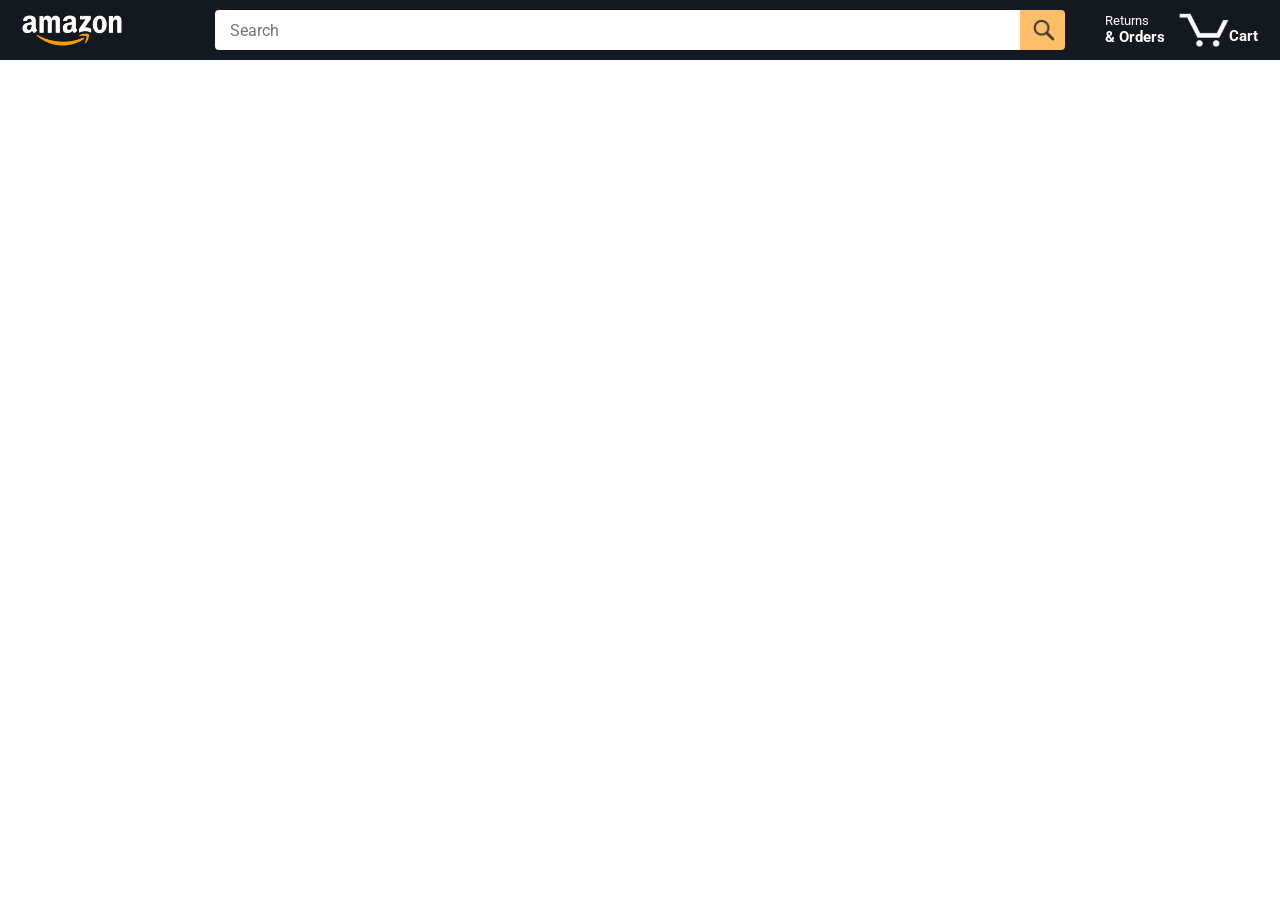
<file: index.html>
<!DOCTYPE html>
<html>
  <head>
    <title>Amazon Project</title>

    <!-- This code is needed for responsive design to work.
      (Responsive design = make the website look good on
      smaller screen sizes like a phone or a tablet). -->
    <meta name="viewport" content="width=device-width, initial-scale=1">

    <!-- Load a font called Roboto from Google Fonts. -->
    <link rel="preconnect" href="https://fonts.googleapis.com">
    <link rel="preconnect" href="https://fonts.gstatic.com" crossorigin>
    <link href="https://fonts.googleapis.com/css2?family=Roboto:wght@400;500;700&display=swap" rel="stylesheet">

    <!-- Here are the CSS files for this page. -->
    <link rel="stylesheet" href="styles/shared/general.css">
    <link rel="stylesheet" href="styles/shared/amazon-header.css">
    <link rel="stylesheet" href="styles/pages/amazon.css">
  </head>
  <body>
    <div class="amazon-header">
      <div class="amazon-header-left-section">
        <a href="index.html" class="header-link">
          <img class="amazon-logo"
            src="images/amazon-logo-white.png">
          <img class="amazon-mobile-logo"
            src="images/amazon-mobile-logo-white.png">
        </a>
      </div>

      <div class="amazon-header-middle-section">
        <input class="search-bar" type="text" placeholder="Search">

        <button class="search-button">
          <img class="search-icon" src="images/icons/search-icon.png">
        </button>
      </div>

      <div class="amazon-header-right-section">
        <a class="orders-link header-link" href="orders.html">
          <span class="returns-text">Returns</span>
          <span class="orders-text">& Orders</span>
        </a>

        <a class="cart-link header-link" href="checkout.html">
          <img class="cart-icon" src="images/icons/cart-icon.png">
          <div class="cart-quantity js-quantity"></div>
          <div  class="cart-text">Cart</div>
        </a>
      </div>
    </div>
    
    <div class="main">
      <div class="products-grid js-products-grid">
    <!--   <div class="product-container">
          <div class="product-image-container">
            <img class="product-image"
              src="images/products/athletic-cotton-socks-6-pairs.jpg">
          </div>

          <div class="product-name limit-text-to-2-lines">
            Black and Gray Athletic Cotton Socks - 6 Pairs
          </div>

          <div class="product-rating-container">
            <img class="product-rating-stars"
              src="images/ratings/rating-45.png">
            <div class="product-rating-count link-primary">
              87
            </div>
          </div>

          <div class="product-price">
            $10.90
          </div>

          <div class="product-quantity-container">
            <select >
              <option selected value="1">1</option>
              <option value="2">2</option>
              <option value="3">3</option>
              <option value="4">4</option>
              <option value="5">5</option>
              <option value="6">6</option>
              <option value="7">7</option>
              <option value="8">8</option>
              <option value="9">9</option>
              <option value="10">10</option>
            </select>
          </div>

          <div class="product-spacer"></div>

          <div class="added-to-cart">
            <img src="images/icons/checkmark.png">
            Added
          </div>

          <button class="add-to-cart-button button-primary">
            Add to Cart
          </button>
        </div>--> 

      <!--   <div class="product-container">
          <div class="product-image-container">
            <img class="product-image"
              src="images/products/intermediate-composite-basketball.jpg">
          </div>

          <div class="product-name limit-text-to-2-lines">
            Intermediate Size Basketball
          </div>

          <div class="product-rating-container">
            <img class="product-rating-stars"
              src="images/ratings/rating-40.png">
            <div class="product-rating-count link-primary">
              127
            </div>
          </div>

          <div class="product-price">
            $20.95
          </div>

          <div class="product-quantity-container">
            <select>
              <option selected value="1">1</option>
              <option value="2">2</option>
              <option value="3">3</option>
              <option value="4">4</option>
              <option value="5">5</option>
              <option value="6">6</option>
              <option value="7">7</option>
              <option value="8">8</option>
              <option value="9">9</option>
              <option value="10">10</option>
            </select>
          </div>

          <div class="product-spacer"></div>

          <div class="added-to-cart">
            <img src="images/icons/checkmark.png">
            Added
          </div>

          <button class="add-to-cart-button button-primary">
            Add to Cart
          </button>
        </div>--> 

     <!-- <div class="product-container">
          <div class="product-image-container">
            <img class="product-image"
              src="images/products/adults-plain-cotton-tshirt-2-pack-teal.jpg">
          </div>

          <div class="product-name limit-text-to-2-lines">
            Adults Plain Cotton T-Shirt - 2 Pack
          </div>

          <div class="product-rating-container">
            <img class="product-rating-stars"
              src="images/ratings/rating-45.png">
            <div class="product-rating-count link-primary">
              56
            </div>
          </div>

          <div class="product-price">
            $7.99
          </div>

          <div class="product-quantity-container">
            <select>
              <option selected value="1">1</option>
              <option value="2">2</option>
              <option value="3">3</option>
              <option value="4">4</option>
              <option value="5">5</option>
              <option value="6">6</option>
              <option value="7">7</option>
              <option value="8">8</option>
              <option value="9">9</option>
              <option value="10">10</option>
            </select>
          </div>

          <div class="product-spacer"></div>

          <div class="added-to-cart">
            <img src="images/icons/checkmark.png">
            Added
          </div>

          <button class="add-to-cart-button button-primary">
            Add to Cart
          </button>
        </div>-->  
      </div>
    </div>
   
   
    <script src="amazon.js" type="module"></script><!--this file is to generate the html-->
  </body>
</html>
</file>
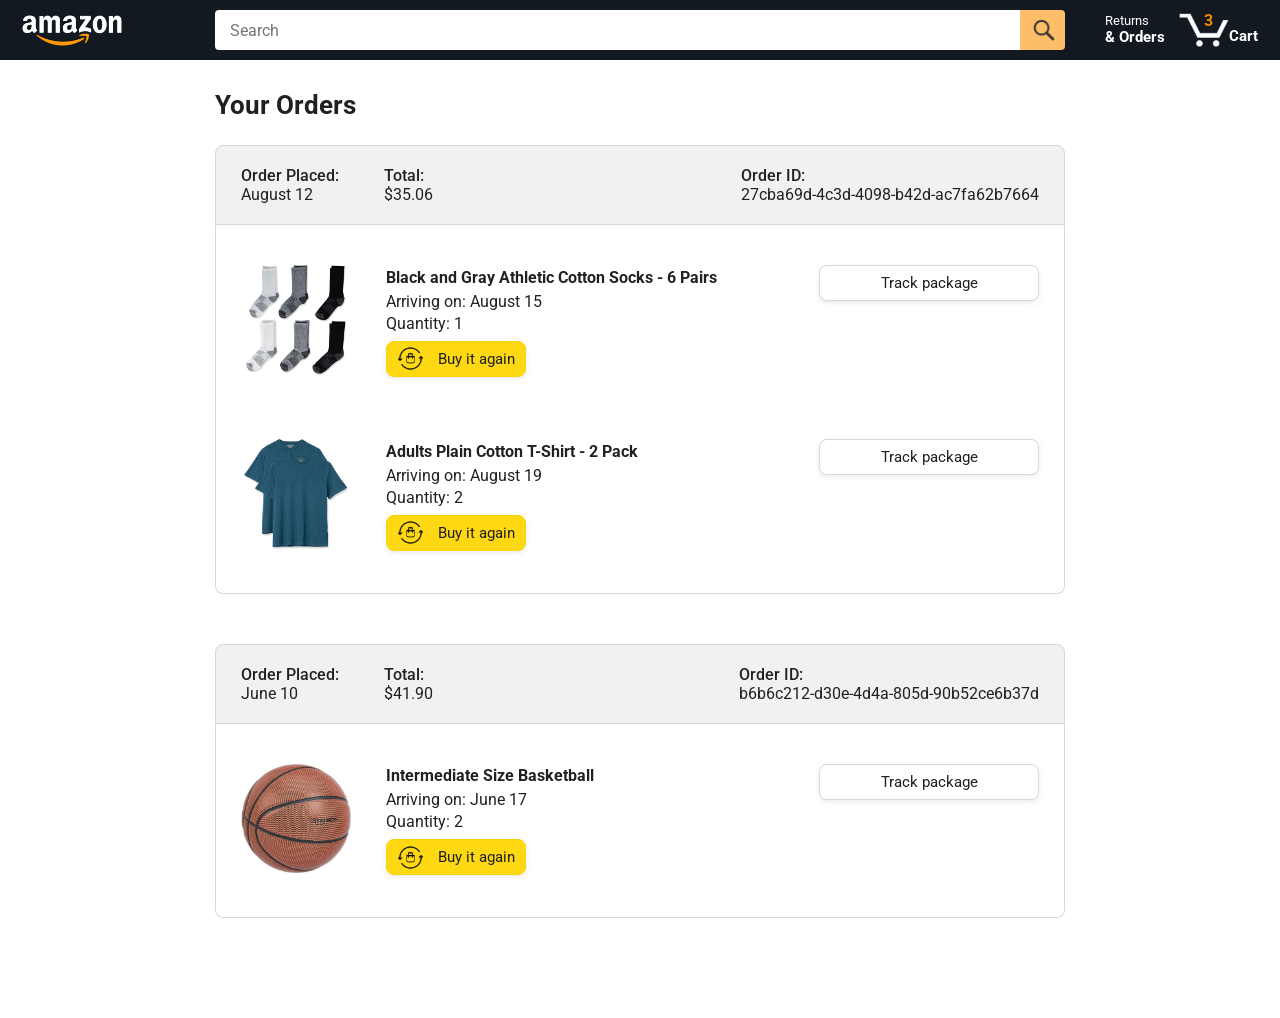
<file: orders.html>
<!DOCTYPE html>
<html>
  <head>
    <title>Orders</title>

    <!-- This code is needed for responsive design to work.
      (Responsive design = make the website look good on
      smaller screen sizes like a phone or a tablet). -->
    <meta name="viewport" content="width=device-width, initial-scale=1">

    <!-- Load a font called Roboto from Google Fonts. -->
    <link rel="preconnect" href="https://fonts.googleapis.com">
    <link rel="preconnect" href="https://fonts.gstatic.com" crossorigin>
    <link href="https://fonts.googleapis.com/css2?family=Roboto:wght@400;500;700&display=swap" rel="stylesheet">

    <!-- Here are the CSS files for this page. -->
    <link rel="stylesheet" href="styles/shared/general.css">
    <link rel="stylesheet" href="styles/shared/amazon-header.css">
    <link rel="stylesheet" href="styles/pages/orders.css">
  </head>
  <body>
    <div class="amazon-header">
      <div class="amazon-header-left-section">
        <a href="index.html" class="header-link">
          <img class="amazon-logo"
            src="images/amazon-logo-white.png">
          <img class="amazon-mobile-logo"
            src="images/amazon-mobile-logo-white.png">
        </a>
      </div>

      <div class="amazon-header-middle-section">
        <input class="search-bar" type="text" placeholder="Search">

        <button class="search-button">
          <img class="search-icon" src="images/icons/search-icon.png">
        </button>
      </div>

      <div class="amazon-header-right-section">
        <a class="orders-link header-link" href="orders.html">
          <span class="returns-text">Returns</span>
          <span class="orders-text">& Orders</span>
        </a>

        <a class="cart-link header-link" href="checkout.html">
          <img class="cart-icon" src="images/icons/cart-icon.png">
          <div class="cart-quantity">3</div>
          <div class="cart-text">Cart</div>
        </a>
      </div>
    </div>

    <div class="main">
      <div class="page-title">Your Orders</div>

      <div class="orders-grid">
        <div class="order-container">
          
          <div class="order-header">
            <div class="order-header-left-section">
              <div class="order-date">
                <div class="order-header-label">Order Placed:</div>
                <div>August 12</div>
              </div>
              <div class="order-total">
                <div class="order-header-label">Total:</div>
                <div>$35.06</div>
              </div>
            </div>

            <div class="order-header-right-section">
              <div class="order-header-label">Order ID:</div>
              <div>27cba69d-4c3d-4098-b42d-ac7fa62b7664</div>
            </div>
          </div>

          <div class="order-details-grid">
            <div class="product-image-container">
              <img src="images/products/athletic-cotton-socks-6-pairs.jpg">
            </div>

            <div class="product-details">
              <div class="product-name">
                Black and Gray Athletic Cotton Socks - 6 Pairs
              </div>
              <div class="product-delivery-date">
                Arriving on: August 15
              </div>
              <div class="product-quantity">
                Quantity: 1
              </div>
              <button class="buy-again-button button-primary">
                <img class="buy-again-icon" src="images/icons/buy-again.png">
                <span class="buy-again-message">Buy it again</span>
              </button>
            </div>

            <div class="product-actions">
              <a href="tracking.html">
                <button class="track-package-button button-secondary">
                  Track package
                </button>
              </a>
            </div>

            <div class="product-image-container">
              <img src="images/products/adults-plain-cotton-tshirt-2-pack-teal.jpg">
            </div>

            <div class="product-details">
              <div class="product-name">
                Adults Plain Cotton T-Shirt - 2 Pack
              </div>
              <div class="product-delivery-date">
                Arriving on: August 19
              </div>
              <div class="product-quantity">
                Quantity: 2
              </div>
              <button class="buy-again-button button-primary">
                <img class="buy-again-icon" src="images/icons/buy-again.png">
                <span class="buy-again-message">Buy it again</span>
              </button>
            </div>

            <div class="product-actions">
              <a href="tracking.html">
                <button class="track-package-button button-secondary">
                  Track package
                </button>
              </a>
            </div>
          </div>
        </div>

        <div class="order-container">

          <div class="order-header">
            <div class="order-header-left-section">
              <div class="order-date">
                <div class="order-header-label">Order Placed:</div>
                <div>June 10</div>
              </div>
              <div class="order-total">
                <div class="order-header-label">Total:</div>
                <div>$41.90</div>
              </div>
            </div>

            <div class="order-header-right-section">
              <div class="order-header-label">Order ID:</div>
              <div>b6b6c212-d30e-4d4a-805d-90b52ce6b37d</div>
            </div>
          </div>

          <div class="order-details-grid">
            <div class="product-image-container">
              <img src="images/products/intermediate-composite-basketball.jpg">
            </div>

            <div class="product-details">
              <div class="product-name">
                Intermediate Size Basketball
              </div>
              <div class="product-delivery-date">
                Arriving on: June 17
              </div>
              <div class="product-quantity">
                Quantity: 2
              </div>
              <button class="buy-again-button button-primary">
                <img class="buy-again-icon" src="images/icons/buy-again.png">
                <span class="buy-again-message">Buy it again</span>
              </button>
            </div>

            <div class="product-actions">
              <a href="tracking.html">
                <button class="track-package-button button-secondary">
                  Track package
                </button>
              </a>
            </div>
          </div>
        </div>
      </div>
    </div>
  </body>
</html>
</file>
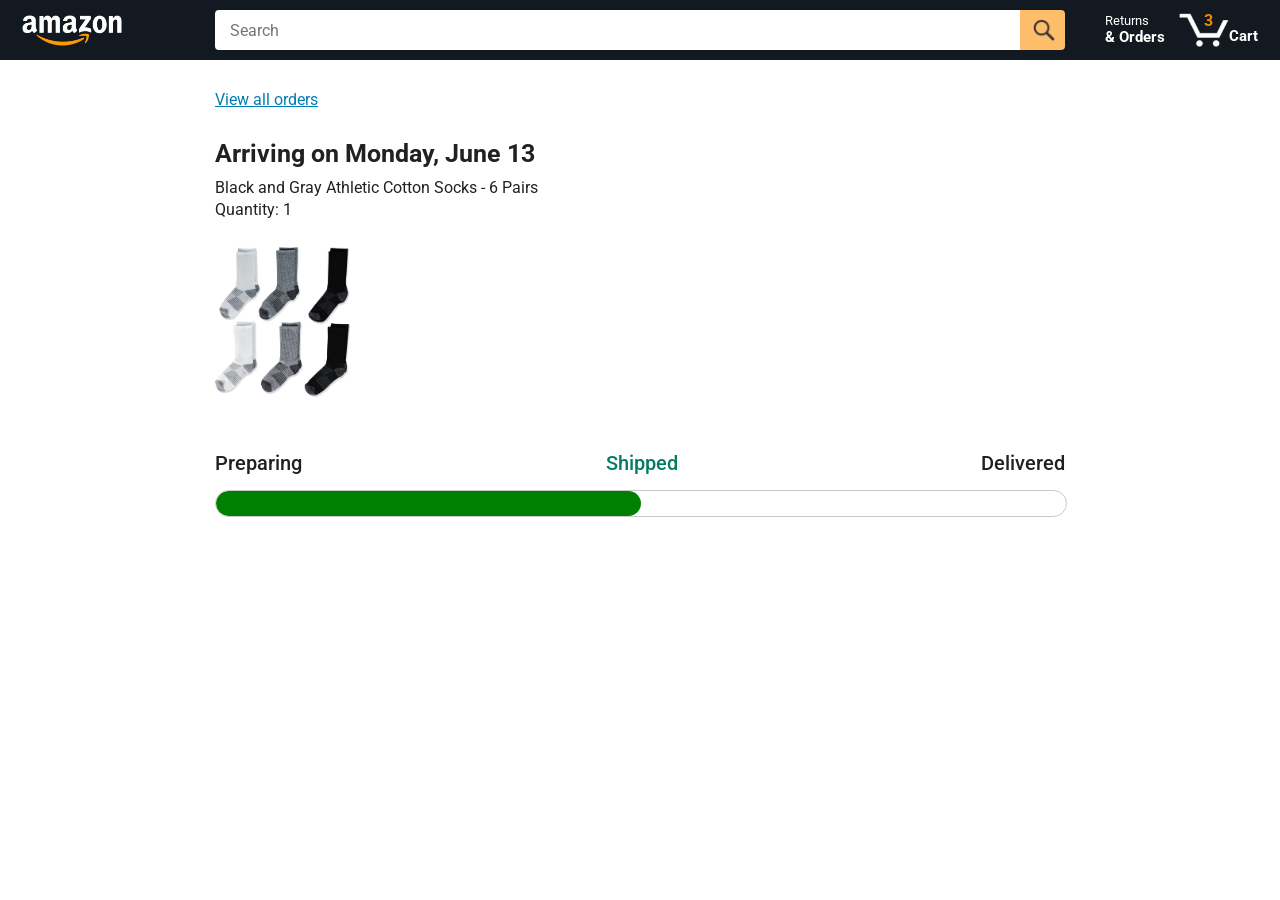
<file: tracking.html>
<!DOCTYPE html>
<html>
  <head>
    <title>Tracking</title>

    <!-- This code is needed for responsive design to work.
      (Responsive design = make the website look good on
      smaller screen sizes like a phone or a tablet). -->
    <meta name="viewport" content="width=device-width, initial-scale=1">

    <!-- Load a font called Roboto from Google Fonts. -->
    <link rel="preconnect" href="https://fonts.googleapis.com">
    <link rel="preconnect" href="https://fonts.gstatic.com" crossorigin>
    <link href="https://fonts.googleapis.com/css2?family=Roboto:wght@400;500;700&display=swap" rel="stylesheet">

    <!-- Here are the CSS files for this page. -->
    <link rel="stylesheet" href="styles/shared/general.css">
    <link rel="stylesheet" href="styles/shared/amazon-header.css">
    <link rel="stylesheet" href="styles/pages/tracking.css">
  </head>
  <body>
    <div class="amazon-header">
      <div class="amazon-header-left-section">
        <a href="index.html" class="header-link">
          <img class="amazon-logo"
            src="images/amazon-logo-white.png">
          <img class="amazon-mobile-logo"
            src="images/amazon-mobile-logo-white.png">
        </a>
      </div>

      <div class="amazon-header-middle-section">
        <input class="search-bar" type="text" placeholder="Search">

        <button class="search-button">
          <img class="search-icon" src="images/icons/search-icon.png">
        </button>
      </div>

      <div class="amazon-header-right-section">
        <a class="orders-link header-link" href="orders.html">
          <span class="returns-text">Returns</span>
          <span class="orders-text">& Orders</span>
        </a>

        <a class="cart-link header-link" href="checkout.html">
          <img class="cart-icon" src="images/icons/cart-icon.png">
          <div class="cart-quantity">3</div>
          <div class="cart-text">Cart</div>
        </a>
      </div>
    </div>

    <div class="main">
      <div class="order-tracking">
        <a class="back-to-orders-link link-primary" href="orders.html">
          View all orders
        </a>

        <div class="delivery-date">
          Arriving on Monday, June 13
        </div>

        <div class="product-info">
          Black and Gray Athletic Cotton Socks - 6 Pairs
        </div>

        <div class="product-info">
          Quantity: 1
        </div>

        <img class="product-image" src="images/products/athletic-cotton-socks-6-pairs.jpg">

        <div class="progress-labels-container">
          <div class="progress-label">
            Preparing
          </div>
          <div class="progress-label current-status">
            Shipped
          </div>
          <div class="progress-label">
            Delivered
          </div>
        </div>

        <div class="progress-bar-container">
          <div class="progress-bar"></div>
        </div>
      </div>
    </div>
  </body>
</html>
</file>
<file: styles/shared/general.css>
body {
  font-family: Roboto, Arial;
  color: rgb(33, 33, 33);
  /* The <body> element has a default margin of 8px
     on all sides. This removes the default margins. */
  margin: 0;
}

/* <p> elements have a default margin on the top
   and bottom. This removes the default margins. */
p {
  margin: 0;
}

button {
  cursor: pointer;
}

select {
  cursor: pointer;
}

input, select, button {
  font-family: Roboto, Arial;
}

.button-primary {
  color: rgb(33, 33, 33);
  background-color: rgb(255, 216, 20);
  border: 1px solid rgb(252, 210, 0);
  border-radius: 8px;
  cursor: pointer;
  box-shadow: 0 2px 5px rgba(213, 217, 217, 0.5);
}

.button-primary:hover {
  background-color: rgb(247, 202, 0);
  border: 1px solid rgb(242, 194, 0);
}

.button-primary:active {
  background: rgb(255, 216, 20);
  border-color: rgb(252, 210, 0);
  box-shadow: none;
}

.button-secondary {
  color: rgb(33, 33, 33);
  background: white;
  border: 1px solid rgb(213, 217, 217);
  border-radius: 8px;
  cursor: pointer;
  box-shadow: 0 2px 5px rgba(213, 217, 217, 0.5);
}

.button-secondary:hover {
  background-color: rgb(247, 250, 250);
}

.button-secondary:active {
  background-color: rgb(237, 253, 255);
  box-shadow: none;
}

/* These styles will limit text to 2 lines. Anything
   beyond 2 lines will be replaced with "..."
   You can find this code by using an A.I. tool or by
   searching in Google.
   https://css-tricks.com/almanac/properties/l/line-clamp/ */
.limit-text-to-2-lines {
  display: -webkit-box;
  -webkit-line-clamp: 2;
  -webkit-box-orient: vertical;
  overflow: hidden;
}

.link-primary {
  color: rgb(1, 124, 182);
  cursor: pointer;
}

.link-primary:hover {
  color: rgb(196, 80, 0);
}

/* Styles for dropdown selectors. */
select {
  color: rgb(33, 33, 33);
  background-color: rgb(240, 240, 240);
  border: 1px solid rgb(213, 217, 217);
  border-radius: 8px;
  padding: 3px 5px;
  font-size: 15px;
  cursor: pointer;
  box-shadow: 0 2px 5px rgba(213, 217, 217, 0.5);
}

select:focus,
input:focus {
  outline: 2px solid rgb(255, 153, 0);
}
</file>
<file: styles/shared/amazon-header.css>
.amazon-header {
  background-color: rgb(19, 25, 33);
  color: white;
  padding-left: 15px;
  padding-right: 15px;

  display: flex;
  align-items: center;
  justify-content: space-between;

  position: fixed;
  top: 0;
  left: 0;
  right: 0;
  height: 60px;
}

.amazon-header-left-section {
  width: 180px;
}

@media (max-width: 800px) {
  .amazon-header-left-section {
    width: unset;
  }
}

.header-link {
  display: inline-block;
  padding: 6px;
  border-radius: 2px;
  cursor: pointer;
  text-decoration: none;
  border: 1px solid rgba(0, 0, 0, 0);
}

.header-link:hover {
  border: 1px solid white;
}

.amazon-logo {
  width: 100px;
  margin-top: 5px;
}

.amazon-mobile-logo {
  display: none;
}

@media (max-width: 575px) {
  .amazon-logo {
    display: none;
  }

  .amazon-mobile-logo {
    display: block;
    height: 35px;
    margin-top: 5px;
  }
}

.amazon-header-middle-section {
  flex: 1;
  max-width: 850px;
  margin-left: 10px;
  margin-right: 10px;
  display: flex;
}

.search-bar {
  flex: 1;
  width: 0;
  font-size: 16px;
  height: 38px;
  padding-left: 15px;
  border: none;
  border-top-left-radius: 4px;
  border-bottom-left-radius: 4px;
  border-top-right-radius: 0;
  border-bottom-right-radius: 0;
}

.search-button {
  background-color: rgb(254, 189, 105);
  border: none;
  width: 45px;
  height: 40px;
  border-top-right-radius: 4px;
  border-bottom-right-radius: 4px;
  flex-shrink: 0;
}

.search-icon {
  height: 22px;
  margin-left: 2px;
  margin-top: 3px;
}

.amazon-header-right-section {
  width: 180px;
  flex-shrink: 0;
  display: flex;
  justify-content: end;
}

.orders-link {
  color: white;
}

.returns-text {
  display: block;
  font-size: 13px;
}

.orders-text {
  display: block;
  font-size: 15px;
  font-weight: 700;
}

.cart-link {
  color: white;
  display: flex;
  align-items: center;
  position: relative;
}

.cart-icon {
  width: 50px;
}

.cart-text {
  margin-top: 12px;
  font-size: 15px;
  font-weight: 700;
}

.cart-quantity {
  color: rgb(240, 136, 4);
  font-size: 16px;
  font-weight: 700;

  position: absolute;
  top: 4px;
  left: 22px;
  
  width: 26px;
  text-align: center;
}
</file>
<file: styles/pages/amazon.css>
.main {
  margin-top: 60px;
}

.products-grid {
  display: grid;

  /* - In CSS Grid, 1fr means a column will take up the
       remaining space in the grid.
     - If we write 1fr 1fr ... 1fr; 8 times, this will
       divide the grid into 8 columns, each taking up an
       equal amount of the space.
     - repeat(8, 1fr); is a shortcut for repeating "1fr"
       8 times (instead of typing out "1fr" 8 times).
       repeat(...) is a special property that works with
       display: grid; */
  grid-template-columns: repeat(8, 1fr);
}

/* @media is used to create responsive design (making the
   website look good on any screen size). This @media
   means when the screen width is 2000px or less, we
   will divide the grid into 7 columns instead of 8. */
@media (max-width: 2000px) {
  .products-grid {
    grid-template-columns: repeat(7, 1fr);
  }
}

/* This @media means when the screen width is 1600px or
   less, we will divide the grid into 6 columns. */
@media (max-width: 1600px) {
  .products-grid {
    grid-template-columns: repeat(6, 1fr);
  }
}

@media (max-width: 1300px) {
  .products-grid {
    grid-template-columns: repeat(5, 1fr);
  }
}

@media (max-width: 1000px) {
  .products-grid {
    grid-template-columns: repeat(4, 1fr);
  }
}

@media (max-width: 800px) {
  .products-grid {
    grid-template-columns: repeat(3, 1fr);
  }
}

@media (max-width: 575px) {
  .products-grid {
    grid-template-columns: repeat(2, 1fr);
  }
}

@media (max-width: 450px) {
  .products-grid {
    grid-template-columns: 1fr;
  }
}

.product-container {
  padding-top: 40px;
  padding-bottom: 25px;
  padding-left: 25px;
  padding-right: 25px;

  border-right: 1px solid rgb(231, 231, 231);
  border-bottom: 1px solid rgb(231, 231, 231);

  display: flex;
  flex-direction: column;
}

.product-image-container {
  display: flex;
  justify-content: center;
  align-items: center;

  height: 180px;
  margin-bottom: 20px;
}

.product-image {
  /* Images will overflow their container by default. To
    prevent this, we set max-width and max-height to 100%
    so they stay inside their container. */
  max-width: 100%;
  max-height: 100%;
}

.product-name {
  height: 40px;
  margin-bottom: 5px;
}

.product-rating-container {
  display: flex;
  align-items: center;
  margin-bottom: 10px;
}

.product-rating-stars {
  width: 100px;
  margin-right: 6px;
}

.product-rating-count {
  color: rgb(1, 124, 182);
  cursor: pointer;
  margin-top: 3px;
}

.product-price {
  font-weight: 700;
  margin-bottom: 10px;
}

.product-quantity-container {
  margin-bottom: 17px;
}

.product-spacer {
  flex: 1;
}

.added-to-cart {
  color: rgb(6, 125, 98);
  font-size: 16px;

  display: flex;
  align-items: center;
  margin-bottom: 8px;

  /* At first, the "Added to cart" message will
     be invisible. Use JavaScript to change the
     opacity and make it visible. */
  opacity: 0;
}

.added-to-cart img {
  height: 20px;
  margin-right: 5px;
}

.add-to-cart-button {
  width: 100%;
  padding: 8px;
  border-radius: 50px;
}
.added{
  opacity: 1;
}
</file>
<file: styles/pages/orders.css>
.main {
  max-width: 850px;
  margin-top: 90px;
  margin-bottom: 100px;
  padding-left: 20px;
  padding-right: 20px;

  /* margin-left: auto;
     margin-right auto;
     Is a trick for centering an element horizontally
     without needing a container. */
  margin-left: auto;
  margin-right: auto;
}

.page-title {
  font-weight: 700;
  font-size: 26px;
  margin-bottom: 25px;
}

.orders-grid {
  display: grid;
  grid-template-columns: 1fr;
  row-gap: 50px;
}

.order-header {
  background-color: rgb(240, 242, 242);
  border: 1px solid rgb(213, 217, 217);

  display: flex;
  align-items: center;
  justify-content: space-between;

  padding: 20px 25px;
  border-top-left-radius: 8px;
  border-top-right-radius: 8px;
}

.order-header-left-section {
  display: flex;
  flex-shrink: 0;
}

.order-header-label {
  font-weight: 500;
}

.order-date,
.order-total {
  margin-right: 45px;
}

.order-header-right-section {
  flex-shrink: 1;
}

@media (max-width: 575px) {
  .order-header {
    flex-direction: column;
    align-items: start;
    line-height: 23px;
    padding: 15px;
  }

  .order-header-left-section {
    flex-direction: column;
  }

  .order-header-label {
    margin-right: 5px;
  }

  .order-date,
  .order-total {
    display: grid;
    grid-template-columns: auto 1fr;
    margin-right: 0;
  }

  .order-header-right-section {
    display: grid;
    grid-template-columns: auto 1fr;
  }
}

.order-details-grid {
  padding: 40px 25px;
  border: 1px solid rgb(213, 217, 217);
  border-top: none;
  border-bottom-left-radius: 8px;
  border-bottom-right-radius: 8px;

  display: grid;
  grid-template-columns: 110px 1fr 220px;
  column-gap: 35px;
  row-gap: 60px;
  align-items: center;
}

@media (max-width: 800px) {
  .order-details-grid {
    grid-template-columns: 110px 1fr;
    row-gap: 0;
    padding-bottom: 8px;
  }
}

@media (max-width: 450px) {
  .order-details-grid {
    grid-template-columns: 1fr;
  }
}

.product-image-container {
  text-align: center;
}

.product-image-container img {
  max-width: 110px;
  max-height: 110px;
}

.product-name {
  font-weight: 700;
  margin-bottom: 5px;
}

.product-delivery-date {
  margin-bottom: 3px;
}

.product-quantity {
  margin-bottom: 8px;
}

.buy-again-button {
  font-size: 15px;
  width: 140px;
  height: 36px;
  border-radius: 8px;

  display: flex;
  align-items: center;
  justify-content: center;
}

.buy-again-icon {
  width: 25px;
  margin-right: 15px;
}

.product-actions {
  align-self: start;
}

.track-package-button {
  width: 100%;
  font-size: 15px;
  padding: 8px;
}

@media (max-width: 800px) {
  .buy-again-button {
    margin-bottom: 10px;
  }

  .product-actions {
    /* grid-column: 2 means this element will be placed
       in column 2 in the grid. (Normally, the column that
       an element is placed in is determined by the order
       of the elements in the HTML. grid-column overrides
       this default ordering). */
    grid-column: 2;
    margin-bottom: 30px;
  }

  .track-package-button {
    width: 140px;
  }
}

@media (max-width: 450px) {
  .product-image-container {
    text-align: center;
    margin-bottom: 25px;
  }

  .product-image-container img {
    max-width: 150px;
    max-height: 150px;
  }

  .product-name {
    margin-bottom: 10px;
  }

  .product-quantity {
    margin-bottom: 15px;
  }

  .buy-again-button {
    width: 100%;
    margin-bottom: 15px;
  }

  .product-actions {
    /* grid-column: auto; undos grid-column: 2; from above.
       This element will now be placed in its normal column
       in the grid. */
    grid-column: auto;
    margin-bottom: 70px;
  }

  .track-package-button {
    width: 100%;
    padding: 12px;
  }
}
</file>
<file: styles/pages/tracking.css>
.main {
  max-width: 850px;
  margin-top: 90px;
  margin-bottom: 100px;
  padding-left: 30px;
  padding-right: 30px;

  /* margin-left: auto;
     margin-right auto;
     Is a trick for centering an element horizontally
     without needing a container. */
  margin-left: auto;
  margin-right: auto;
}

.back-to-orders-link {
  display: inline-block;
  margin-bottom: 30px;
}

.delivery-date {
  font-size: 25px;
  font-weight: 700;
  margin-bottom: 10px;
}

.product-info {
  margin-bottom: 3px;
}

.product-image {
  max-width: 150px;
  max-height: 150px;
  margin-top: 25px;
  margin-bottom: 50px;
}

.progress-labels-container {
  display: flex;
  justify-content: space-between;
  font-size: 20px;
  font-weight: 500;
  margin-bottom: 15px;
}

.current-status {
  color: rgb(6, 125, 98);
}

@media (max-width: 575px) {
  .progress-labels-container {
    font-size: 16px;
  }
}

@media (max-width: 450px) {
  .progress-labels-container {
    flex-direction: column;
    margin-bottom: 5px;
  }

  .progress-label {
    margin-bottom: 3px;
  }
}

.progress-bar-container {
  height: 25px;
  width: 100%;

  border: 1px solid rgb(200, 200, 200);
  border-radius: 50px;
  overflow: hidden;
}

.progress-bar {
  height: 100%;
  background-color: green;
  border-radius: 50px;
  width: 50%;
}
</file>
